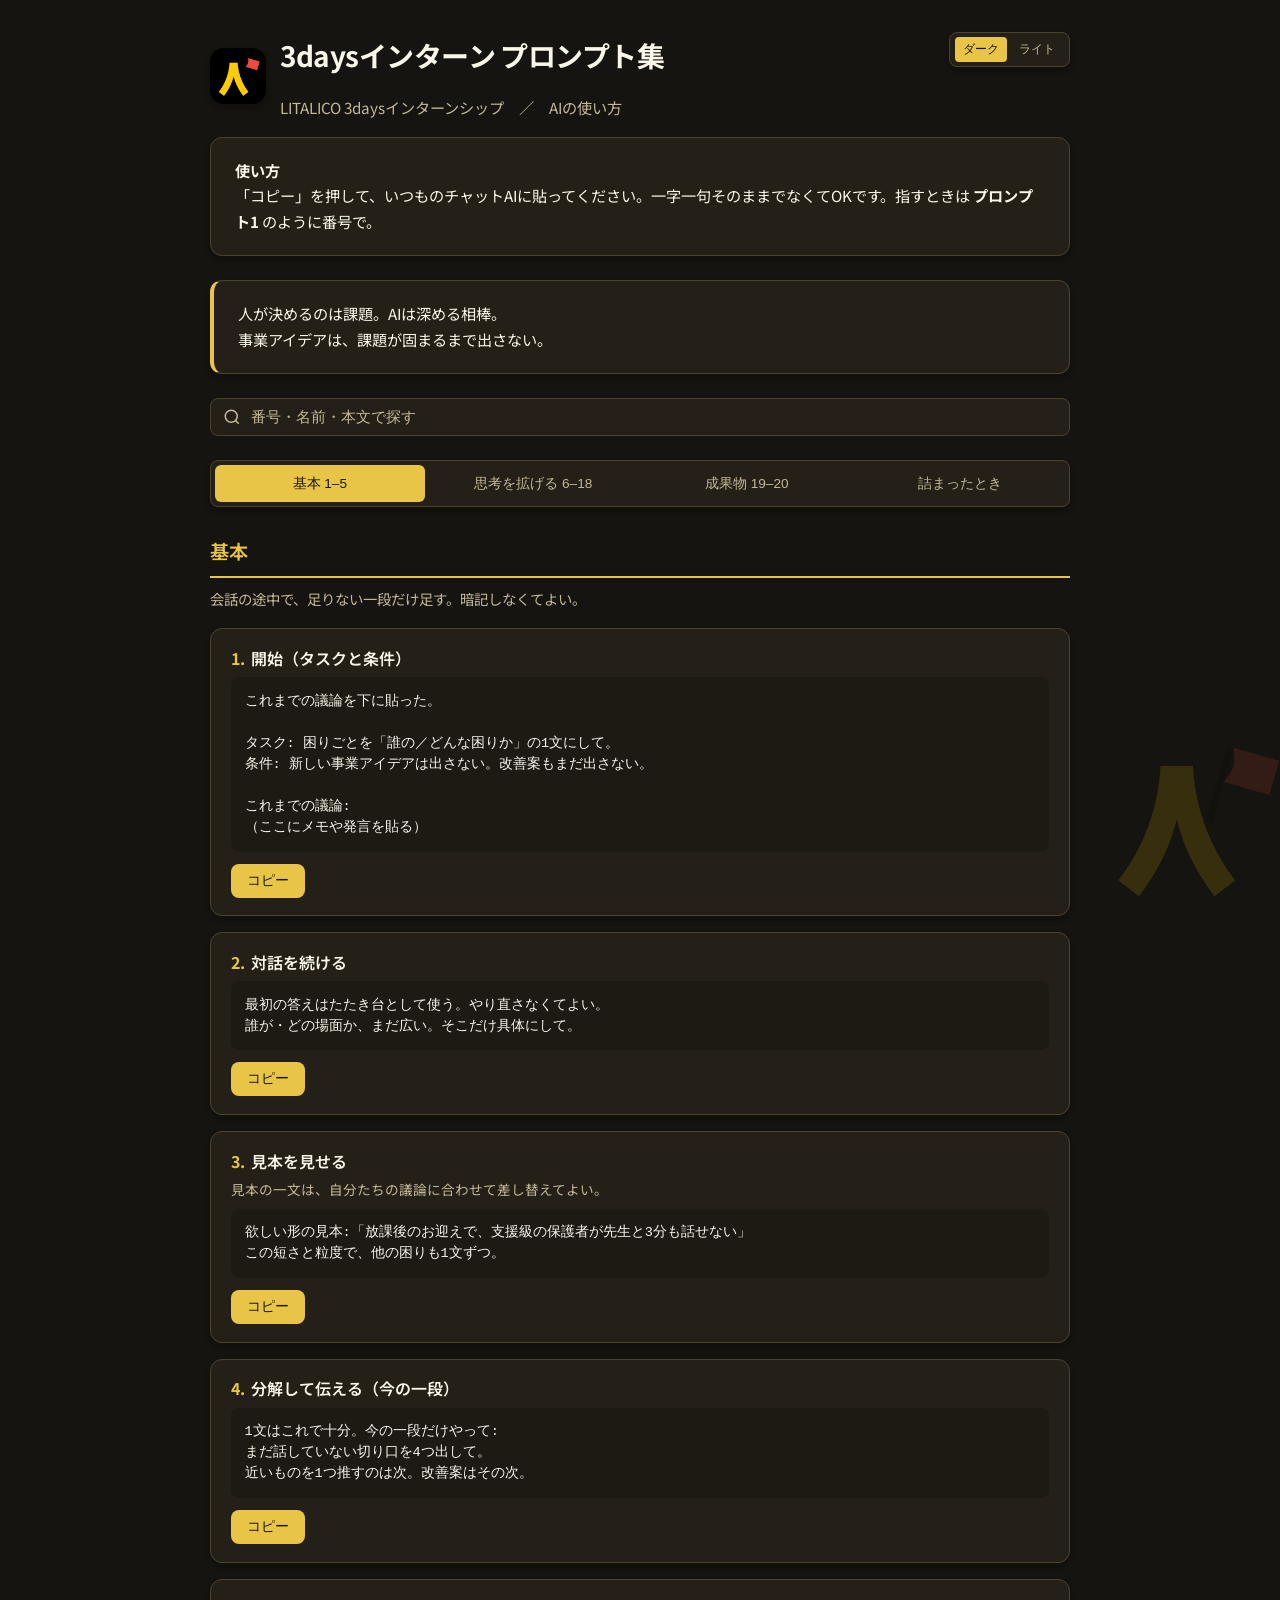
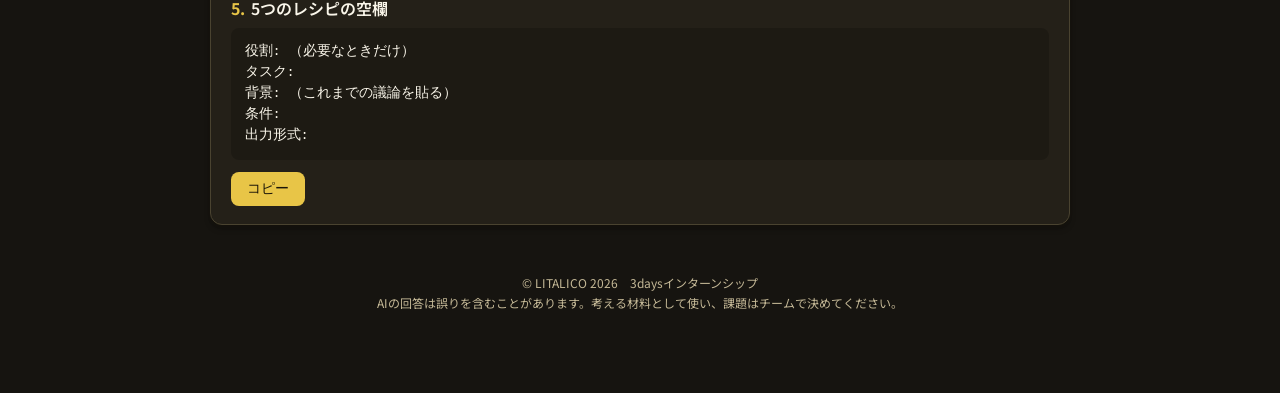
<file: index.html>
<!DOCTYPE html>
<html lang="ja">
<head>
  <meta charset="UTF-8">
  <meta name="viewport" content="width=device-width, initial-scale=1">
  <title>LITALICO 3daysインターン プロンプト集</title>
  <link rel="icon" href="img/mark.png" type="image/png">
  <link rel="apple-touch-icon" href="img/mark.png">
  <link rel="preconnect" href="https://fonts.googleapis.com">
  <link rel="preconnect" href="https://fonts.gstatic.com" crossorigin>
  <link href="https://fonts.googleapis.com/css2?family=Noto+Sans+JP:wght@400;500;600;700&display=swap" rel="stylesheet">
  <style>
    :root {
      --bg: #161410;
      --bg-card: #242018;
      --bg-card-hover: #3a3426;
      --border: #4a4330;
      --primary: #e8c547;
      --primary-hover: #f0d36a;
      --text: #faf6ea;
      --muted: #c4b896;
      --accent: #f5e4a8;
      --success: #7eb89a;
      --btn-text: #1a1508;
      --radius: 12px;
      --radius-sm: 8px;
      --shadow: 0 4px 6px -1px rgba(0,0,0,0.35), 0 2px 4px -2px rgba(80,64,16,0.25);
      --shadow-lg: 0 10px 15px -3px rgba(0,0,0,0.35), 0 4px 6px -4px rgba(80,64,16,0.25);
    }
    body.theme-light {
      --bg: #faf6ea;
      --bg-card: #ffffff;
      --bg-card-hover: #f5edd0;
      --border: #eadcb0;
      --primary: #d4b03a;
      --primary-hover: #c09c28;
      --text: #2a2410;
      --muted: #7a7048;
      --accent: #e8d48a;
      --success: #3d8f6e;
      --btn-text: #1a1508;
      --prompt-bg: #f5edd0;
      --shadow: 0 1px 3px rgba(212,176,58,0.18), 0 1px 2px rgba(0,0,0,0.06);
      --shadow-lg: 0 4px 6px -1px rgba(212,176,58,0.2), 0 2px 4px -2px rgba(0,0,0,0.08);
    }
    * { box-sizing: border-box; }
    body {
      font-family: "Noto Sans JP", "Hiragino Sans", "Hiragino Kaku Gothic ProN", Meiryo, sans-serif;
      background: var(--bg);
      color: var(--text);
      line-height: 1.7;
      margin: 0;
      padding: 2rem 1rem 5rem;
      min-height: 100vh;
    }
    .container { max-width: 860px; margin: 0 auto; }
    h1 { font-size: 1.75rem; font-weight: 700; margin-bottom: 0.5rem; letter-spacing: -0.02em; }
    .subtitle { color: var(--muted); font-size: 0.95rem; margin-bottom: 0; }
    .intro, .notice {
      background: var(--bg-card);
      border: 1px solid var(--border);
      border-radius: var(--radius);
      padding: 1.25rem 1.5rem;
      margin-bottom: 1.5rem;
      font-size: 0.95rem;
      box-shadow: var(--shadow);
    }
    .notice { border-left: 4px solid var(--primary); }
    .brand {
      display: flex;
      align-items: center;
      gap: 0.85rem;
      min-width: 0;
    }
    .brand-mark {
      width: 56px;
      height: 56px;
      border-radius: 14px;
      object-fit: cover;
      flex-shrink: 0;
      box-shadow: var(--shadow);
      background: #000;
    }
    .ashirai {
      position: fixed;
      right: -24px;
      bottom: -28px;
      width: 220px;
      height: 220px;
      opacity: 0.14;
      pointer-events: none;
      z-index: 0;
      object-fit: contain;
    }
    body.theme-light .ashirai { opacity: 0.1; }
    .container { position: relative; z-index: 1; }
    h2 {
      font-size: 1.2rem;
      font-weight: 600;
      margin: 0 0 1rem;
      padding-top: 0.25rem;
      color: var(--primary);
      border-bottom: 2px solid var(--primary);
      padding-bottom: 0.5rem;
    }
    .lede { color: var(--muted); font-size: 0.9rem; margin: -0.4rem 0 1rem; }
    .page-header {
      display: flex;
      justify-content: space-between;
      align-items: flex-start;
      gap: 1rem;
      margin-bottom: 1rem;
    }
    .page-header h1 { margin: 0; }
    .top-controls {
      display: flex;
      align-items: center;
      gap: 0.5rem;
      flex-shrink: 0;
    }
    .theme-toggle {
      display: flex;
      gap: 0.25rem;
      padding: 0.25rem 0.35rem;
      background: var(--bg-card);
      border: 1px solid var(--border);
      border-radius: var(--radius-sm);
      box-shadow: var(--shadow);
    }
    .theme-toggle button {
      display: inline-flex;
      align-items: center;
      gap: 0.35rem;
      padding: 0.25rem 0.5rem;
      border: none;
      border-radius: 4px;
      background: transparent;
      color: var(--muted);
      font-size: 0.75rem;
      cursor: pointer;
      transition: all 0.2s;
    }
    .theme-toggle button:hover { color: var(--text); background: var(--bg-card-hover); }
    .theme-toggle button.active { background: var(--primary); color: var(--btn-text); font-weight: 500; }
    .prompt-block {
      background: var(--bg-card);
      border: 1px solid var(--border);
      border-radius: var(--radius);
      padding: 1.1rem 1.25rem;
      margin-bottom: 1rem;
      box-shadow: var(--shadow);
    }
    .prompt-block:hover { border-color: var(--primary); box-shadow: var(--shadow-lg); }
    .prompt-title { font-weight: 600; margin-bottom: 0.35rem; font-size: 1rem; line-height: 1.4; }
    .prompt-num { font-weight: 700; color: var(--primary); margin-right: 0.35rem; }
    .prompt-note { color: var(--muted); font-size: 0.85rem; margin: 0 0 0.5rem; }
    .prompt-text {
      white-space: pre-wrap;
      font-family: "Consolas", "Monaco", "SF Mono", monospace;
      font-size: 0.85rem;
      background: var(--prompt-bg, rgba(0,0,0,0.2));
      padding: 0.85rem;
      border-radius: var(--radius-sm);
      margin: 0.5rem 0;
      overflow-x: auto;
      color: var(--text);
      line-height: 1.55;
    }
    .copy-btn {
      display: inline-flex;
      align-items: center;
      gap: 0.35rem;
      background: var(--primary);
      color: var(--btn-text) !important;
      border: none;
      padding: 0.5rem 1rem;
      border-radius: var(--radius-sm);
      font-size: 0.85rem;
      font-weight: 500;
      cursor: pointer;
      margin-top: 0.25rem;
      transition: all 0.2s;
    }
    .copy-btn:hover { background: var(--primary-hover); transform: translateY(-1px); }
    .copy-btn.copied { background: var(--success); }
    .stuck-list { list-style: none; padding: 0; margin: 0; }
    .stuck-list li {
      background: var(--bg-card);
      border: 1px solid var(--border);
      border-radius: var(--radius);
      padding: 1rem 1.25rem;
      margin-bottom: 0.75rem;
      box-shadow: var(--shadow);
    }
    .stuck-when { font-weight: 600; margin-bottom: 0.4rem; }
    .stuck-list .prompt-text { margin-top: 0.4rem; }
    footer { margin-top: 3rem; font-size: 0.75rem; color: var(--muted); text-align: center; }
    .tab-nav {
      display: flex;
      gap: 0.25rem;
      margin-bottom: 1.5rem;
      padding: 0.25rem;
      background: var(--bg-card);
      border-radius: var(--radius-sm);
      box-shadow: var(--shadow);
      border: 1px solid var(--border);
    }
    .tab-nav button {
      flex: 1;
      padding: 0.6rem 0.7rem;
      border: none;
      border-radius: 6px;
      background: transparent;
      color: var(--muted);
      font-size: 0.85rem;
      font-weight: 500;
      cursor: pointer;
      transition: all 0.2s;
    }
    .tab-nav button:hover { color: var(--text); background: var(--bg-card-hover); }
    .tab-nav button.active { background: var(--primary); color: var(--btn-text); }
    .tab-panel { display: none; }
    .tab-panel.active { display: block; }
    .search-bar { margin-bottom: 1.5rem; }
    .search-bar input {
      width: 100%;
      padding: 0.6rem 1rem 0.6rem 2.5rem;
      font-size: 0.95rem;
      border: 1px solid var(--border);
      border-radius: var(--radius-sm);
      background: var(--bg-card);
      color: var(--text);
      background-image: url("data:image/svg+xml,%3Csvg xmlns='http://www.w3.org/2000/svg' width='18' height='18' viewBox='0 0 24 24' fill='none' stroke='%23c4b896' stroke-width='2'%3E%3Ccircle cx='11' cy='11' r='8'/%3E%3Cpath d='m21 21-4.35-4.35'/%3E%3C/svg%3E");
      background-repeat: no-repeat;
      background-position: 0.75rem center;
    }
    .search-bar input::placeholder { color: var(--muted); }
    .search-bar input:focus { outline: none; border-color: var(--primary); }
    .prompt-block.search-hidden, .stuck-list li.search-hidden { display: none !important; }
    @media (max-width: 640px) {
      .page-header { flex-direction: column; align-items: stretch; }
      .top-controls { justify-content: flex-end; }
      .tab-nav { flex-wrap: wrap; }
      .tab-nav button { flex: 1 1 45%; }
      .brand-mark { width: 48px; height: 48px; border-radius: 12px; }
      .ashirai { width: 150px; height: 150px; }
    }
  </style>
</head>
<body>
  <img class="ashirai" src="img/mark.png" alt="" aria-hidden="true">
  <div class="container">
    <header class="page-header">
      <div class="brand">
        <img class="brand-mark" src="img/mark.png" width="56" height="56" alt="">
        <div>
          <h1>3daysインターン プロンプト集</h1>
          <p class="subtitle">LITALICO 3daysインターンシップ　／　AIの使い方</p>
        </div>
      </div>
      <div class="top-controls">
        <div class="theme-toggle" role="group" aria-label="配色">
          <button type="button" id="theme-dark" class="active" aria-pressed="true">ダーク</button>
          <button type="button" id="theme-light" aria-pressed="false">ライト</button>
        </div>
      </div>
    </header>

    <div class="intro">
      <strong>使い方</strong><br>
      「コピー」を押して、いつものチャットAIに貼ってください。一字一句そのままでなくてOKです。指すときは <strong>プロンプト1</strong> のように番号で。
    </div>
    <div class="notice">
      人が決めるのは課題。AIは深める相棒。<br>
      事業アイデアは、課題が固まるまで出さない。
    </div>

    <div class="search-bar">
      <input id="search-input" type="search" placeholder="番号・名前・本文で探す" autocomplete="off">
    </div>

    <nav class="tab-nav" role="tablist">
      <button type="button" id="tab-basic" class="active" role="tab" aria-selected="true">基本 1–5</button>
      <button type="button" id="tab-think" role="tab" aria-selected="false">思考を拡げる 6–18</button>
      <button type="button" id="tab-output" role="tab" aria-selected="false">成果物 19–20</button>
      <button type="button" id="tab-stuck" role="tab" aria-selected="false">詰まったとき</button>
    </nav>

    <section id="panel-basic" class="tab-panel active" role="tabpanel">
      <h2>基本</h2>
      <p class="lede">会話の途中で、足りない一段だけ足す。暗記しなくてよい。</p>

      <article class="prompt-block">
        <div class="prompt-title"><span class="prompt-num">1.</span>開始（タスクと条件）</div>
        <pre class="prompt-text" data-prompt="1">これまでの議論を下に貼った。

タスク: 困りごとを「誰の／どんな困りか」の1文にして。
条件: 新しい事業アイデアは出さない。改善案もまだ出さない。

これまでの議論:
（ここにメモや発言を貼る）</pre>
        <button type="button" class="copy-btn" data-copy="1">コピー</button>
      </article>

      <article class="prompt-block">
        <div class="prompt-title"><span class="prompt-num">2.</span>対話を続ける</div>
        <pre class="prompt-text" data-prompt="2">最初の答えはたたき台として使う。やり直さなくてよい。
誰が・どの場面か、まだ広い。そこだけ具体にして。</pre>
        <button type="button" class="copy-btn" data-copy="2">コピー</button>
      </article>

      <article class="prompt-block">
        <div class="prompt-title"><span class="prompt-num">3.</span>見本を見せる</div>
        <p class="prompt-note">見本の一文は、自分たちの議論に合わせて差し替えてよい。</p>
        <pre class="prompt-text" data-prompt="3">欲しい形の見本:「放課後のお迎えで、支援級の保護者が先生と3分も話せない」
この短さと粒度で、他の困りも1文ずつ。</pre>
        <button type="button" class="copy-btn" data-copy="3">コピー</button>
      </article>

      <article class="prompt-block">
        <div class="prompt-title"><span class="prompt-num">4.</span>分解して伝える（今の一段）</div>
        <pre class="prompt-text" data-prompt="4">1文はこれで十分。今の一段だけやって:
まだ話していない切り口を4つ出して。
近いものを1つ推すのは次。改善案はその次。</pre>
        <button type="button" class="copy-btn" data-copy="4">コピー</button>
      </article>

      <article class="prompt-block">
        <div class="prompt-title"><span class="prompt-num">5.</span>5つのレシピの空欄</div>
        <pre class="prompt-text" data-prompt="5">役割: （必要なときだけ）
タスク:
背景: （これまでの議論を貼る）
条件:
出力形式:</pre>
        <button type="button" class="copy-btn" data-copy="5">コピー</button>
      </article>
    </section>

    <section id="panel-think" class="tab-panel" role="tabpanel">
      <h2>思考を拡げる（①）</h2>
      <p class="lede">今ほしい一段だけ。全部使わなくてよい。会話の途中で、1行足すのでもよい。</p>

      <article class="prompt-block">
        <div class="prompt-title"><span class="prompt-num">6.</span>切り口を広げる（①-A）</div>
        <p class="prompt-note">視点を広げる。まだ話していない切り口を出す。</p>
        <pre class="prompt-text" data-prompt="6">これまでの議論:
（ここにメモや発言を貼る）

お願い:
1. 出てきた困りごとを、「誰の、どんな困りか」の1文に書き換えて
2. まだ話していない切り口を4つ出して
3. どれが今日の議論と一番近いか、根拠つきで1つ推して
ただし、新しい事業アイデアはまだ出さないで</pre>
        <button type="button" class="copy-btn" data-copy="6">コピー</button>
      </article>

      <article class="prompt-block">
        <div class="prompt-title"><span class="prompt-num">7.</span>視点を変える</div>
        <p class="prompt-note">同じ困りを、賛成と反対から見る。</p>
        <pre class="prompt-text" data-prompt="7">この課題仮説について、賛成側と反対側、それぞれの視点から1文ずつ。
事業アイデアは出さないで。</pre>
        <button type="button" class="copy-btn" data-copy="7">コピー</button>
      </article>

      <article class="prompt-block">
        <div class="prompt-title"><span class="prompt-num">8.</span>立場を変える</div>
        <p class="prompt-note">役割は、自分たちの議論に合わせて差し替えてよい。</p>
        <pre class="prompt-text" data-prompt="8">この困りを、「役割A」の視点と「役割B」の視点、2つの立場から1文ずつ。
例: 保護者と先生、本人と家族。事業アイデアは出さないで。</pre>
        <button type="button" class="copy-btn" data-copy="8">コピー</button>
      </article>

      <article class="prompt-block">
        <div class="prompt-title"><span class="prompt-num">9.</span>漏れとダブりを見る</div>
        <p class="prompt-note">切り口を出したあと。近いものはまとめる。</p>
        <pre class="prompt-text" data-prompt="9">今出した切り口は、モレなくダブりなくなっているか確認して。
漏れがあれば指摘して、1つ補って。事業アイデアは出さないで。</pre>
        <button type="button" class="copy-btn" data-copy="9">コピー</button>
      </article>

      <article class="prompt-block">
        <div class="prompt-title"><span class="prompt-num">10.</span>一段深く聞く</div>
        <p class="prompt-note">1文はできたが、まだ薄いとき。</p>
        <pre class="prompt-text" data-prompt="10">今の困りについて、重要な点をさらに掘り下げて。
見落としている細部やニュアンスも。事業アイデアは出さないで。</pre>
        <button type="button" class="copy-btn" data-copy="10">コピー</button>
      </article>

      <article class="prompt-block">
        <div class="prompt-title"><span class="prompt-num">11.</span>自分たちの案を疑う（①-B）</div>
        <p class="prompt-note">弱点を先に指摘する。改善案は、指摘のあと。</p>
        <pre class="prompt-text" data-prompt="11">いまの課題仮説: （1〜3行）

次の観点で弱点を指摘して。改善案は、指摘のあと別項で。
- 誰の困りかがぼやけていないか
- 検証できない前提はどれか</pre>
        <button type="button" class="copy-btn" data-copy="11">コピー</button>
      </article>

      <article class="prompt-block">
        <div class="prompt-title"><span class="prompt-num">12.</span>前提を洗い出す</div>
        <p class="prompt-note">一般論に見え始めたとき。通用する範囲を先に出す。</p>
        <pre class="prompt-text" data-prompt="12">この回答が成立するために、暗黙の前提となっている条件や、適用範囲の限界があれば指摘して。
事業アイデアは出さないで。</pre>
        <button type="button" class="copy-btn" data-copy="12">コピー</button>
      </article>

      <article class="prompt-block">
        <div class="prompt-title"><span class="prompt-num">13.</span>自分の答えにツッコミを入れる</div>
        <p class="prompt-note">自分たちの仮説に、あえて反論する。</p>
        <pre class="prompt-text" data-prompt="13">自分の回答に反論するつもりで考えて。間違いや論理の欠陥があれば指摘して。
改善は、指摘のあと。事業アイデアは出さないで。</pre>
        <button type="button" class="copy-btn" data-copy="13">コピー</button>
      </article>

      <article class="prompt-block">
        <div class="prompt-title"><span class="prompt-num">14.</span>自己採点させる</div>
        <p class="prompt-note">頼んだことに対して、足りない項目だけ直させる。</p>
        <pre class="prompt-text" data-prompt="14">先の回答を、頼んだことごとに0〜5点で自己評価して。
足りない項目があれば、そこだけ直して。事業アイデアは足さないで。</pre>
        <button type="button" class="copy-btn" data-copy="14">コピー</button>
      </article>

      <article class="prompt-block">
        <div class="prompt-title"><span class="prompt-num">15.</span>メタプロンプト（①-C）</div>
        <p class="prompt-note">成果物ではなく、お願いの仕方をAIに考えさせる。</p>
        <pre class="prompt-text" data-prompt="15">課題の解像度を上げるためのプロンプトを作って。
事業アイデアはまだ出さないで。</pre>
        <button type="button" class="copy-btn" data-copy="15">コピー</button>
      </article>

      <article class="prompt-block">
        <div class="prompt-title"><span class="prompt-num">16.</span>逆質問（①-C）</div>
        <p class="prompt-note">仕様の穴を埋める。AIから人間に質問させる。</p>
        <pre class="prompt-text" data-prompt="16">タスクの完成度を高めるために、ユーザーに聞くべきことがあれば質問して。
1問ずつ待って。</pre>
        <button type="button" class="copy-btn" data-copy="16">コピー</button>
      </article>

      <article class="prompt-block">
        <div class="prompt-title"><span class="prompt-num">17.</span>決める問いを先に聞く（①-C）</div>
        <p class="prompt-note">事業案の前に、次の30分で決める順を出させる。体験では2問で止めてよい。</p>
        <pre class="prompt-text" data-prompt="17">今の議論を、事業アイデアに落とす前に、課題の解像度を上げたい。
次の30分で決めるべき問いを、重要な順に5つ質問して。
1問ずつ待って。私たちが答えたら次の問いに進んで。</pre>
        <button type="button" class="copy-btn" data-copy="17">コピー</button>
      </article>

      <article class="prompt-block">
        <div class="prompt-title"><span class="prompt-num">18.</span>自分の言葉にする</div>
        <pre class="prompt-text" data-prompt="18">この課題仮説を、チームの仲間に30秒で説明するなら、どう言う？
私の言葉で言い直せるように、短い原稿を1つ出して。
専門用語は使わない。事業アイデアは入れない。</pre>
        <button type="button" class="copy-btn" data-copy="18">コピー</button>
      </article>
    </section>

    <section id="panel-output" class="tab-panel" role="tabpanel">
      <h2>成果物をまとめる（②）</h2>
      <p class="lede">骨子が言えてから渡す。見た目はスキルが担う。自分でデザインを磨かない。</p>

      <article class="prompt-block">
        <div class="prompt-title"><span class="prompt-num">19.</span>根拠を出す</div>
        <p class="prompt-note">事実が薄いとき。ないものは「ない」でよい。</p>
        <pre class="prompt-text" data-prompt="19">今の説明を支持する数値や調査結果があれば出して。出典も。
ないものは「ない」と書いて。まだ事業案は出さないで。</pre>
        <button type="button" class="copy-btn" data-copy="19">コピー</button>
      </article>

      <article class="prompt-block">
        <div class="prompt-title"><span class="prompt-num">20.</span>スキルを呼ぶ</div>
        <p class="prompt-note">呼び方は /litalico-presentation でもよい。スキルが先に項目を聞いてくる。生の議論メモのまま投げない。</p>
        <pre class="prompt-text" data-prompt="20">最終プレゼン資料を作って。

骨子:
- 課題:
- 論理:
- 伝えたいこと:</pre>
        <button type="button" class="copy-btn" data-copy="20">コピー</button>
      </article>
    </section>

    <section id="panel-stuck" class="tab-panel" role="tabpanel">
      <h2>詰まったとき</h2>
      <ul class="stuck-list">
        <li>
          <div class="stuck-when">出力が長い</div>
          <pre class="prompt-text" data-prompt="21">今のを半分の長さにして。今ほしい一段だけ</pre>
          <button type="button" class="copy-btn" data-copy="21">コピー</button>
        </li>
        <li>
          <div class="stuck-when">浅い・一般論</div>
          <p class="prompt-note">プロンプト10 一段深く聞く、または プロンプト12 前提を洗い出す</p>
        </li>
        <li>
          <div class="stuck-when">事業案ばかり</div>
          <pre class="prompt-text" data-prompt="22">新しい事業アイデアはまだ出さないで。課題の切り口だけ</pre>
          <button type="button" class="copy-btn" data-copy="22">コピー</button>
        </li>
        <li>
          <div class="stuck-when">一発で終わった</div>
          <p class="prompt-note">プロンプト2 に続けて、プロンプト14 自己採点</p>
        </li>
        <li>
          <div class="stuck-when">何を頼むかわからない</div>
          <p class="prompt-note">プロンプト16 逆質問、または プロンプト17 決める問いを先に聞く</p>
        </li>
        <li>
          <div class="stuck-when">スライドを作り始めた</div>
          <pre class="prompt-text" data-prompt="23">見た目はまだ。骨子（課題と論理）だけ言って</pre>
          <button type="button" class="copy-btn" data-copy="23">コピー</button>
        </li>
        <li>
          <div class="stuck-when">似た切り口ばかり</div>
          <p class="prompt-note">プロンプト7 視点を変える、または プロンプト9 漏れとダブり</p>
        </li>
        <li>
          <div class="stuck-when">意味が追えない</div>
          <pre class="prompt-text" data-prompt="24">これってどういうこと？ 中学生にも分かる言葉で</pre>
          <button type="button" class="copy-btn" data-copy="24">コピー</button>
        </li>
      </ul>
    </section>

    <footer>
      © LITALICO 2026　3daysインターンシップ<br>
      AIの回答は誤りを含むことがあります。考える材料として使い、課題はチームで決めてください。
    </footer>
  </div>

  <script>
    (function() {
      var THEME_KEY = '3days-intern-theme';
      var TAB_KEY = '3days-intern-tab';
      var btnThemeDark = document.getElementById('theme-dark');
      var btnThemeLight = document.getElementById('theme-light');
      var tabs = document.querySelectorAll('.tab-nav button');
      var panels = document.querySelectorAll('.tab-panel');
      var tabIds = ['basic', 'think', 'output', 'stuck'];

      function setTheme(mode) {
        var isLight = mode === 'light';
        document.body.classList.toggle('theme-light', isLight);
        btnThemeDark.classList.toggle('active', !isLight);
        btnThemeLight.classList.toggle('active', isLight);
        btnThemeDark.setAttribute('aria-pressed', !isLight);
        btnThemeLight.setAttribute('aria-pressed', isLight);
        try { localStorage.setItem(THEME_KEY, mode); } catch (e) {}
      }

      function setTab(id) {
        tabs.forEach(function(t) {
          var isActive = t.id === 'tab-' + id;
          t.classList.toggle('active', isActive);
          t.setAttribute('aria-selected', isActive);
        });
        panels.forEach(function(p) {
          p.classList.toggle('active', p.id === 'panel-' + id);
        });
        try { localStorage.setItem(TAB_KEY, id); } catch (e) {}
      }

      function filterSearch() {
        var q = (document.getElementById('search-input').value || '').trim().toLowerCase();
        var activePanel = document.querySelector('.tab-panel.active');
        if (!activePanel) return;
        var blocks = activePanel.querySelectorAll('.prompt-block, .stuck-list li');
        blocks.forEach(function(b) {
          var title = (b.querySelector('.prompt-title, .stuck-when') || {}).textContent || '';
          var note = (b.querySelector('.prompt-note') || {}).textContent || '';
          var text = (b.querySelector('.prompt-text') || {}).textContent || '';
          var match = !q || (title + note + text).toLowerCase().indexOf(q) >= 0;
          b.classList.toggle('search-hidden', !match);
        });
      }

      btnThemeDark.addEventListener('click', function() { setTheme('dark'); });
      btnThemeLight.addEventListener('click', function() { setTheme('light'); });
      tabs.forEach(function(t) {
        t.addEventListener('click', function() {
          setTab(t.id.replace('tab-', ''));
          setTimeout(filterSearch, 0);
        });
      });
      document.getElementById('search-input').addEventListener('input', filterSearch);

      var savedTheme = localStorage.getItem(THEME_KEY);
      if (savedTheme === 'light') setTheme('light');
      var savedTab = localStorage.getItem(TAB_KEY);
      if (savedTab && tabIds.indexOf(savedTab) >= 0) setTab(savedTab);
    })();

    document.querySelectorAll('.copy-btn').forEach(function(btn) {
      btn.addEventListener('click', function() {
        var id = this.getAttribute('data-copy');
        var pre = document.querySelector('.prompt-text[data-prompt="' + id + '"]');
        var text = pre ? pre.textContent : '';
        navigator.clipboard.writeText(text).then(function() {
          btn.textContent = 'コピーしました';
          btn.classList.add('copied');
          setTimeout(function() {
            btn.textContent = 'コピー';
            btn.classList.remove('copied');
          }, 2000);
        });
      });
    });
  </script>
</body>
</html>
</file>
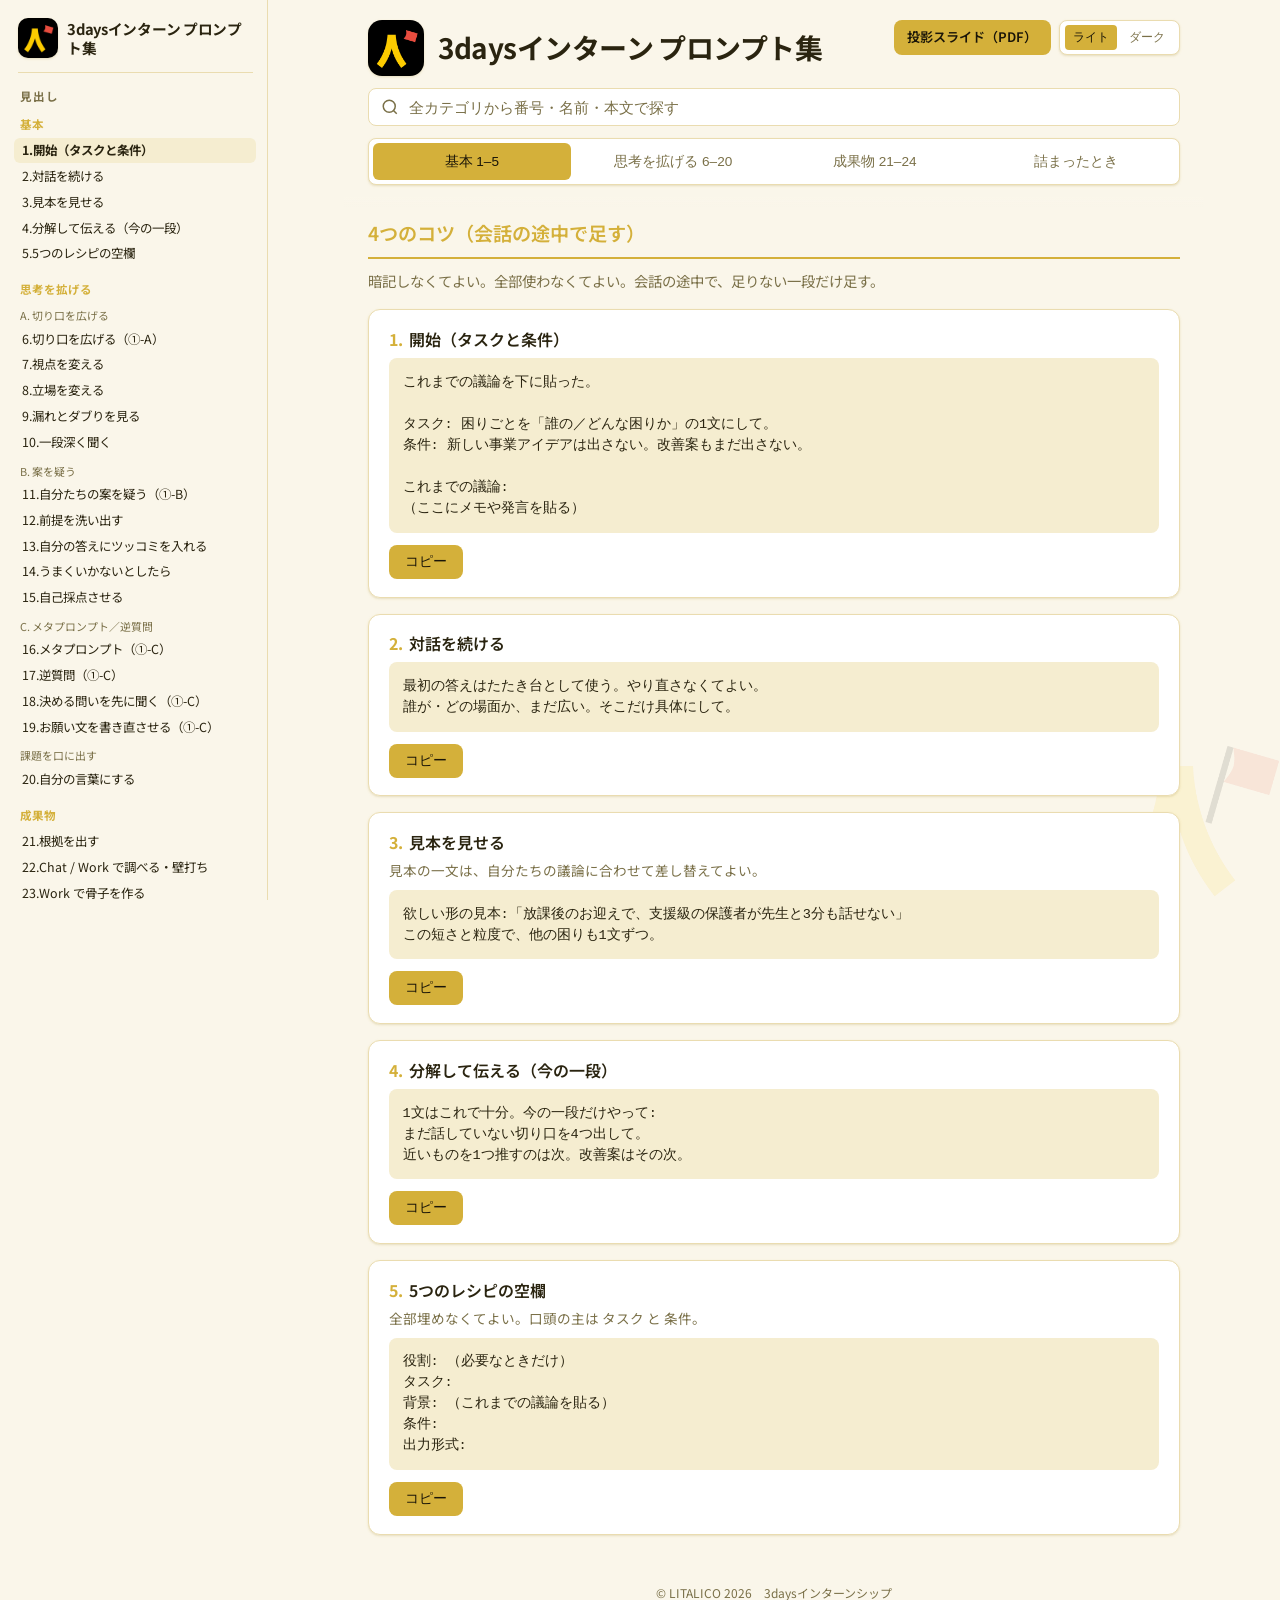
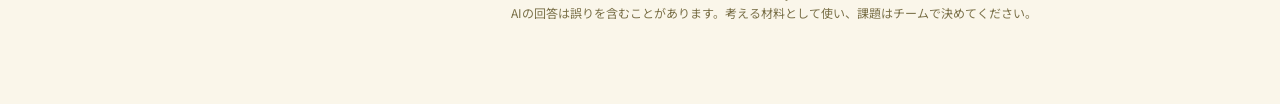
<file: docs/index.html>
<!DOCTYPE html>
<html lang="ja">
<head>
  <meta charset="UTF-8">
  <meta name="viewport" content="width=device-width, initial-scale=1">
  <title>LITALICO 3daysインターン プロンプト集</title>
  <link rel="icon" href="assets/img/mark.png" type="image/png">
  <link rel="apple-touch-icon" href="assets/img/mark.png">
  <link rel="preconnect" href="https://fonts.googleapis.com">
  <link rel="preconnect" href="https://fonts.gstatic.com" crossorigin>
  <link href="https://fonts.googleapis.com/css2?family=Noto+Sans+JP:wght@400;500;600;700&display=swap" rel="stylesheet">
  <link rel="stylesheet" href="assets/css/style.css?v=20260906g">
</head>
<body>
  <div class="toc-backdrop" id="toc-backdrop" hidden></div>
  <div class="page-shell">
    <nav class="toc" id="toc" aria-label="プロンプト見出し">
      <div class="toc-brand">
        <img class="toc-brand-mark" src="assets/img/mark.png" width="40" height="40" alt="">
        <div class="toc-brand-title">3daysインターン プロンプト集</div>
      </div>
      <div class="toc-head">見出し</div>
      <div id="toc-list"></div>
    </nav>
    <div class="container">
    <div class="sticky-chrome">
    <header class="page-header">
      <div class="brand">
        <img class="brand-mark" src="assets/img/mark.png" width="56" height="56" alt="">
        <div>
          <h1>3daysインターン プロンプト集</h1>
        </div>
      </div>
      <div class="top-controls">
        <a class="slides-link" href="3days-intern-ai-slides.pdf">投影スライド（PDF）</a>
        <div class="theme-toggle" role="group" aria-label="配色">
          <button type="button" id="theme-light" class="active" aria-pressed="true">ライト</button>
          <button type="button" id="theme-dark" aria-pressed="false">ダーク</button>
        </div>
        <button type="button" id="toc-toggle" class="toc-toggle" aria-controls="toc" aria-expanded="false">見出し</button>
      </div>
    </header>

    <div class="search-bar">
      <input id="search-input" type="search" placeholder="全カテゴリから番号・名前・本文で探す" autocomplete="off">
    </div>

    <nav class="tab-nav" role="tablist">
      <button type="button" id="tab-basic" class="active" role="tab" aria-selected="true">基本 1–5</button>
      <button type="button" id="tab-think" role="tab" aria-selected="false">思考を拡げる 6–20</button>
      <button type="button" id="tab-output" role="tab" aria-selected="false">成果物 21–24</button>
      <button type="button" id="tab-stuck" role="tab" aria-selected="false">詰まったとき</button>
    </nav>
    </div>

    <section id="panel-basic" class="tab-panel active" role="tabpanel">
      <h2>4つのコツ（会話の途中で足す）</h2>
      <p class="lede">暗記しなくてよい。全部使わなくてよい。会話の途中で、足りない一段だけ足す。</p>

      <article class="prompt-block">
        <div class="prompt-title"><span class="prompt-num">1.</span>開始（タスクと条件）</div>
        <pre class="prompt-text" data-prompt="1">これまでの議論を下に貼った。

タスク: 困りごとを「誰の／どんな困りか」の1文にして。
条件: 新しい事業アイデアは出さない。改善案もまだ出さない。

これまでの議論:
（ここにメモや発言を貼る）</pre>
        <button type="button" class="copy-btn" data-copy="1">コピー</button>
      </article>

      <article class="prompt-block">
        <div class="prompt-title"><span class="prompt-num">2.</span>対話を続ける</div>
        <pre class="prompt-text" data-prompt="2">最初の答えはたたき台として使う。やり直さなくてよい。
誰が・どの場面か、まだ広い。そこだけ具体にして。</pre>
        <button type="button" class="copy-btn" data-copy="2">コピー</button>
      </article>

      <article class="prompt-block">
        <div class="prompt-title"><span class="prompt-num">3.</span>見本を見せる</div>
        <p class="prompt-note">見本の一文は、自分たちの議論に合わせて差し替えてよい。</p>
        <pre class="prompt-text" data-prompt="3">欲しい形の見本:「放課後のお迎えで、支援級の保護者が先生と3分も話せない」
この短さと粒度で、他の困りも1文ずつ。</pre>
        <button type="button" class="copy-btn" data-copy="3">コピー</button>
      </article>

      <article class="prompt-block">
        <div class="prompt-title"><span class="prompt-num">4.</span>分解して伝える（今の一段）</div>
        <pre class="prompt-text" data-prompt="4">1文はこれで十分。今の一段だけやって:
まだ話していない切り口を4つ出して。
近いものを1つ推すのは次。改善案はその次。</pre>
        <button type="button" class="copy-btn" data-copy="4">コピー</button>
      </article>

      <article class="prompt-block">
        <div class="prompt-title"><span class="prompt-num">5.</span>5つのレシピの空欄</div>
        <p class="prompt-note">全部埋めなくてよい。口頭の主は タスク と 条件。</p>
        <pre class="prompt-text" data-prompt="5">役割: （必要なときだけ）
タスク:
背景: （これまでの議論を貼る）
条件:
出力形式:</pre>
        <button type="button" class="copy-btn" data-copy="5">コピー</button>
      </article>
    </section>

    <section id="panel-think" class="tab-panel" role="tabpanel">
      <h2>① 思考を拡げる</h2>
      <p class="lede">今ほしい一段だけ。全部使わなくてよい。<strong>太字が投影と同じ本丸。</strong> その下は、同じ趣旨で一段足すとき用。</p>

      <h3 class="group-title">A. 切り口を広げる</h3>
      <p class="lede">視点を広げる。まだ話していない切り口を出す。事業アイデアは出さない。</p>

      <article class="prompt-block">
        <div class="prompt-title"><span class="prompt-num">6.</span>切り口を広げる（①-A）【投影と同じ】</div>
        <pre class="prompt-text" data-prompt="6">これまでの議論:
（ここにメモや発言を貼る）

お願い:
1. 出てきた困りごとを、「誰の、どんな困りか」の1文に書き換えて
2. まだ話していない切り口を4つ出して
3. どれが今日の議論と一番近いか、根拠つきで1つ推して
ただし、新しい事業アイデアはまだ出さないで</pre>
        <button type="button" class="copy-btn" data-copy="6">コピー</button>
      </article>

      <article class="prompt-block">
        <div class="prompt-title"><span class="prompt-num">7.</span>視点を変える</div>
        <p class="prompt-note">同じ困りを、賛成と反対から見る。似た切り口ばかりのときに。</p>
        <pre class="prompt-text" data-prompt="7">この課題仮説について、賛成側と反対側、それぞれの視点から1文ずつ。
事業アイデアは出さないで。</pre>
        <button type="button" class="copy-btn" data-copy="7">コピー</button>
      </article>

      <article class="prompt-block">
        <div class="prompt-title"><span class="prompt-num">8.</span>立場を変える</div>
        <p class="prompt-note">役割は、自分たちの議論に合わせて差し替えてよい。</p>
        <pre class="prompt-text" data-prompt="8">この困りを、「役割A」の視点と「役割B」の視点、2つの立場から1文ずつ。
例: 保護者と先生、本人と家族。事業アイデアは出さないで。</pre>
        <button type="button" class="copy-btn" data-copy="8">コピー</button>
      </article>

      <article class="prompt-block">
        <div class="prompt-title"><span class="prompt-num">9.</span>漏れとダブりを見る</div>
        <p class="prompt-note">切り口を出したあと。近いものはまとめる。</p>
        <pre class="prompt-text" data-prompt="9">今出した切り口は、モレなくダブりなくなっているか確認して。
漏れがあれば指摘して、1つ補って。事業アイデアは出さないで。</pre>
        <button type="button" class="copy-btn" data-copy="9">コピー</button>
      </article>

      <article class="prompt-block">
        <div class="prompt-title"><span class="prompt-num">10.</span>一段深く聞く</div>
        <p class="prompt-note">1文はできたが、まだ薄いとき。</p>
        <pre class="prompt-text" data-prompt="10">今の困りについて、重要な点をさらに掘り下げて。
見落としている細部やニュアンスも。事業アイデアは出さないで。</pre>
        <button type="button" class="copy-btn" data-copy="10">コピー</button>
      </article>

      <h3 class="group-title">B. 案を疑う</h3>
      <p class="lede">弱点を先に指摘する。改善案は、指摘のあと。</p>

      <article class="prompt-block">
        <div class="prompt-title"><span class="prompt-num">11.</span>自分たちの案を疑う（①-B）【投影と同じ】</div>
        <pre class="prompt-text" data-prompt="11">いまの課題仮説: （1〜3行）

次の観点で弱点を指摘して。改善案は、指摘のあと別項で。
- 誰の困りかがぼやけていないか
- 検証できない前提はどれか</pre>
        <button type="button" class="copy-btn" data-copy="11">コピー</button>
      </article>

      <article class="prompt-block">
        <div class="prompt-title"><span class="prompt-num">12.</span>前提を洗い出す</div>
        <p class="prompt-note">一般論に見え始めたとき。通用する範囲を先に出す。</p>
        <pre class="prompt-text" data-prompt="12">この回答が成立するために、暗黙の前提となっている条件や、適用範囲の限界があれば指摘して。
事業アイデアは出さないで。</pre>
        <button type="button" class="copy-btn" data-copy="12">コピー</button>
      </article>

      <article class="prompt-block">
        <div class="prompt-title"><span class="prompt-num">13.</span>自分の答えにツッコミを入れる</div>
        <p class="prompt-note">自分たちの仮説に、あえて反論する。</p>
        <pre class="prompt-text" data-prompt="13">自分の回答に反論するつもりで考えて。間違いや論理の欠陥があれば指摘して。
改善は、指摘のあと。事業アイデアは出さないで。</pre>
        <button type="button" class="copy-btn" data-copy="13">コピー</button>
      </article>

      <article class="prompt-block">
        <div class="prompt-title"><span class="prompt-num">14.</span>うまくいかないとしたら</div>
        <p class="prompt-note">仮説を進めたときの穴を先に見る。改善案はまだ出さない。</p>
        <pre class="prompt-text" data-prompt="14">この課題仮説を進めたとき、うまくいかないとしたらどこか。
リスクを3つ、根拠つきで。改善案と事業アイデアはまだ出さないで。</pre>
        <button type="button" class="copy-btn" data-copy="14">コピー</button>
      </article>

      <article class="prompt-block">
        <div class="prompt-title"><span class="prompt-num">15.</span>自己採点させる</div>
        <p class="prompt-note">頼んだことに対して、足りない項目だけ直させる。</p>
        <pre class="prompt-text" data-prompt="15">先の回答を、頼んだことごとに0〜5点で自己評価して。
足りない項目があれば、そこだけ直して。事業アイデアは足さないで。</pre>
        <button type="button" class="copy-btn" data-copy="15">コピー</button>
      </article>

      <h3 class="group-title">C. メタプロンプト／逆質問</h3>
      <p class="lede">成果物ではなく、お願いの仕方をAIに考えさせる。体験は プロンプト18。質問は2問で止めてよい。</p>

      <article class="prompt-block">
        <div class="prompt-title"><span class="prompt-num">16.</span>メタプロンプト（①-C）【投影と同じ】</div>
        <p class="prompt-note">型は 「～するためのプロンプトを作って」。投影の文は、課題の解像度を上げるとき。</p>
        <pre class="prompt-text" data-prompt="16">課題の解像度を上げるためのプロンプトを作って。</pre>
        <button type="button" class="copy-btn" data-copy="16">コピー</button>
        <p class="prompt-note">目的を差し替えるとき:</p>
        <pre class="prompt-text" data-prompt="16b">（やりたいこと）するためのプロンプトを作って。</pre>
        <button type="button" class="copy-btn" data-copy="16b">コピー</button>
      </article>

      <article class="prompt-block">
        <div class="prompt-title"><span class="prompt-num">17.</span>逆質問（①-C）【投影と同じ】</div>
        <p class="prompt-note">仕様の穴を埋める。AIから人間に質問させる。</p>
        <pre class="prompt-text" data-prompt="17">タスクの完成度を高めるために、ユーザーに聞くべきことがあれば質問して。
1問ずつ待って。</pre>
        <button type="button" class="copy-btn" data-copy="17">コピー</button>
      </article>

      <article class="prompt-block">
        <div class="prompt-title"><span class="prompt-num">18.</span>決める問いを先に聞く（①-C）【投影と同じ・体験はこれ】</div>
        <p class="prompt-note">事業案の前に、次の30分で決める順を出させる。</p>
        <pre class="prompt-text" data-prompt="18">今の議論を、事業アイデアに落とす前に、課題の解像度を上げたい。
次の30分で決めるべき問いを、重要な順に5つ質問して。
1問ずつ待って。私たちが答えたら次の問いに進んで。</pre>
        <button type="button" class="copy-btn" data-copy="18">コピー</button>
      </article>

      <article class="prompt-block">
        <div class="prompt-title"><span class="prompt-num">19.</span>お願い文を書き直させる（①-C）</div>
        <p class="prompt-note">作ったプロンプトは、まだ実行させない。</p>
        <pre class="prompt-text" data-prompt="19">今のお願い文を、課題の解像度を上げる用に書き直して。
タスクと条件を明確に。そのプロンプトはまだ実行しないで。
事業アイデアは入れないで。</pre>
        <button type="button" class="copy-btn" data-copy="19">コピー</button>
      </article>

      <h3 class="group-title">課題を口に出す</h3>
      <p class="lede">①のあとに、仲間へ30秒で言えるか確認する。言えてから②へ。</p>

      <article class="prompt-block">
        <div class="prompt-title"><span class="prompt-num">20.</span>自分の言葉にする</div>
        <pre class="prompt-text" data-prompt="20">この課題仮説を、チームの仲間に30秒で説明するなら、どう言う？
私の言葉で言い直せるように、短い原稿を1つ出して。
専門用語は使わない。事業アイデアは入れない。</pre>
        <button type="button" class="copy-btn" data-copy="20">コピー</button>
      </article>
    </section>

    <section id="panel-output" class="tab-panel" role="tabpanel">
      <h2>② 成果物をまとめる</h2>
      <p class="lede">順番は 調べごと・壁打ち → 骨子 → スライド。ChatGPT の Chat / Work を想定する。生の議論メモのままスライドにしない。1日目の朝からきれいなスライドは頼まない。</p>

      <article class="prompt-block">
        <div class="prompt-title"><span class="prompt-num">21.</span>根拠を出す</div>
        <p class="prompt-note">事実が薄いとき。ないものは「ない」でよい。</p>
        <pre class="prompt-text" data-prompt="21">今の説明を支持する数値や調査結果があれば出して。出典も。
ないものは「ない」と書いて。まだ事業案は出さないで。</pre>
        <button type="button" class="copy-btn" data-copy="21">コピー</button>
      </article>

      <article class="prompt-block">
        <div class="prompt-title"><span class="prompt-num">22.</span>Chat / Work で調べる・壁打ち</div>
        <pre class="prompt-text" data-prompt="22">これまでの議論:
（ここにメモや発言を貼る）

お願い:
このお題について調べて。Deep Research が使えれば使って。
まだ事業案は出さない。事実と出典を先に。
調べたあとに、アイディアの壁打ちをして。切り口と問いを出す。</pre>
        <button type="button" class="copy-btn" data-copy="22">コピー</button>
      </article>

      <article class="prompt-block">
        <div class="prompt-title"><span class="prompt-num">23.</span>Work で骨子を作る</div>
        <pre class="prompt-text" data-prompt="23">上までの調べごとと議論を前提に、Work で最終プレゼンの骨子だけ作って。
スライドはまだ作らない。
- 枚の順
- 各枚で言うこと（1枚1メッセージ）
- 課題 / 論理 / 伝えたいこと
足りない前提があれば、先に質問して。1問ずつ待って。</pre>
        <button type="button" class="copy-btn" data-copy="23">コピー</button>
      </article>

      <article class="prompt-block">
        <div class="prompt-title"><span class="prompt-num">24.</span>Work でスライドを作る</div>
        <p class="prompt-note">骨子が口で言えてから使う。</p>
        <pre class="prompt-text" data-prompt="24">上で固めた骨子で、Work のスライドにして。
骨子の中身は変えずに、見た目だけ整えて。
1枚に文字を詰めすぎない。発表用。</pre>
        <button type="button" class="copy-btn" data-copy="24">コピー</button>
      </article>

      <article class="prompt-block">
        <div class="prompt-title">（応用）プロジェクトで共有する</div>
        <p class="prompt-note">チームの調べごとやチャットを、プロジェクトにまとめる。コンテキストを共有できる。設定の手順は、このセッションではやらない。</p>
      </article>
    </section>

    <section id="panel-stuck" class="tab-panel" role="tabpanel">
      <h2>詰まったとき</h2>
      <ul class="stuck-list">
        <li>
          <div class="stuck-when">出力が長い</div>
          <pre class="prompt-text" data-prompt="s-long">今のを半分の長さにして。今ほしい一段だけ</pre>
          <button type="button" class="copy-btn" data-copy="s-long">コピー</button>
        </li>
        <li>
          <div class="stuck-when">浅い・一般論</div>
          <p class="prompt-note">プロンプト10 一段深く聞く、または プロンプト12 前提を洗い出す</p>
        </li>
        <li>
          <div class="stuck-when">事業案ばかり</div>
          <pre class="prompt-text" data-prompt="s-idea">新しい事業アイデアはまだ出さないで。課題の切り口だけ</pre>
          <button type="button" class="copy-btn" data-copy="s-idea">コピー</button>
        </li>
        <li>
          <div class="stuck-when">一発で終わった</div>
          <p class="prompt-note">プロンプト2 に続けて、プロンプト15 自己採点</p>
        </li>
        <li>
          <div class="stuck-when">何を頼むかわからない</div>
          <p class="prompt-note">プロンプト16 メタプロンプト、または プロンプト17 逆質問、または プロンプト18 決める問いを先に聞く</p>
        </li>
        <li>
          <div class="stuck-when">スライドを作り始めた</div>
          <pre class="prompt-text" data-prompt="s-slides">見た目はまだ。骨子（課題と論理）だけ言って</pre>
          <button type="button" class="copy-btn" data-copy="s-slides">コピー</button>
        </li>
        <li>
          <div class="stuck-when">似た切り口ばかり</div>
          <p class="prompt-note">プロンプト7 視点を変える、または プロンプト9 漏れとダブり</p>
        </li>
        <li>
          <div class="stuck-when">意味が追えない</div>
          <pre class="prompt-text" data-prompt="s-explain">これってどういうこと？ 中学生にも分かる言葉で</pre>
          <button type="button" class="copy-btn" data-copy="s-explain">コピー</button>
        </li>
      </ul>
    </section>

    <footer>
      © LITALICO 2026　3daysインターンシップ<br>
      AIの回答は誤りを含むことがあります。考える材料として使い、課題はチームで決めてください。
    </footer>
    </div>
  </div>
  <img class="ashirai" src="assets/img/mark.png" alt="" aria-hidden="true">

  <script src="assets/js/main.js?v=20260906f"></script>
</body>
</html>
</file>
<file: docs/assets/css/style.css>
:root {
      --bg: #faf6ea;
      --bg-card: #ffffff;
      --bg-card-hover: #f5edd0;
      --border: #eadcb0;
      --primary: #d4b03a;
      --primary-hover: #c09c28;
      --text: #2a2410;
      --muted: #7a7048;
      --accent: #e8d48a;
      --success: #3d8f6e;
      --btn-text: #1a1508;
      --prompt-bg: #f5edd0;
      --radius: 12px;
      --radius-sm: 8px;
      --shadow: 0 1px 3px rgba(212,176,58,0.18), 0 1px 2px rgba(0,0,0,0.06);
      --shadow-lg: 0 4px 6px -1px rgba(212,176,58,0.2), 0 2px 4px -2px rgba(0,0,0,0.08);
    }
    body.theme-dark {
      --bg: #161410;
      --bg-card: #242018;
      --bg-card-hover: #3a3426;
      --border: #4a4330;
      --primary: #e8c547;
      --primary-hover: #f0d36a;
      --text: #faf6ea;
      --muted: #c4b896;
      --accent: #f5e4a8;
      --success: #7eb89a;
      --btn-text: #1a1508;
      --prompt-bg: rgba(0,0,0,0.2);
      --shadow: 0 4px 6px -1px rgba(0,0,0,0.35), 0 2px 4px -2px rgba(80,64,16,0.25);
      --shadow-lg: 0 10px 15px -3px rgba(0,0,0,0.35), 0 4px 6px -4px rgba(80,64,16,0.25);
    }
    * { box-sizing: border-box; }
    body {
      font-family: "Noto Sans JP", "Hiragino Sans", "Hiragino Kaku Gothic ProN", Meiryo, sans-serif;
      background: var(--bg);
      color: var(--text);
      line-height: 1.7;
      margin: 0;
      padding: 0;
      min-height: 100vh;
    }
    .page-shell {
      display: flex;
      align-items: flex-start;
      min-height: 100vh;
    }
    .toc {
      position: sticky;
      top: 0;
      width: 268px;
      flex-shrink: 0;
      height: 100vh;
      overflow-y: auto;
      padding: 1.15rem 0.7rem 2rem 0.9rem;
      border-right: 1px solid var(--border);
      background: var(--bg);
      z-index: 4;
    }
    .toc-brand {
      display: flex;
      align-items: center;
      gap: 0.6rem;
      margin: 0 0.2rem 0.85rem;
      padding-bottom: 0.85rem;
      border-bottom: 1px solid var(--border);
    }
    .toc-brand-mark {
      width: 40px;
      height: 40px;
      border-radius: 10px;
      object-fit: cover;
      flex-shrink: 0;
      background: #000;
      box-shadow: var(--shadow);
    }
    .toc-brand-title {
      font-size: 0.92rem;
      font-weight: 700;
      line-height: 1.3;
      letter-spacing: -0.02em;
    }
    .toc-head {
      font-size: 0.72rem;
      font-weight: 700;
      letter-spacing: 0.08em;
      color: var(--muted);
      margin: 0 0.35rem 0.55rem;
    }
    .toc-group { margin-bottom: 0.35rem; }
    .toc-group-title {
      font-size: 0.72rem;
      font-weight: 700;
      color: var(--primary);
      margin: 0.85rem 0.35rem 0.2rem;
    }
    .toc-group:first-child .toc-group-title { margin-top: 0.2rem; }
    .toc-sub {
      font-size: 0.68rem;
      color: var(--muted);
      margin: 0.4rem 0.35rem 0.1rem;
    }
    .toc-item {
      display: block;
      width: 100%;
      text-align: left;
      border: none;
      background: transparent;
      color: var(--text);
      font-family: inherit;
      font-size: 0.78rem;
      line-height: 1.35;
      padding: 0.28rem 0.45rem;
      border-radius: 6px;
      cursor: pointer;
      white-space: nowrap;
      overflow: hidden;
      text-overflow: ellipsis;
    }
    .toc-item:hover { background: var(--bg-card-hover); }
    .toc-item.current {
      background: var(--bg-card-hover);
      font-weight: 700;
    }
    .toc-item.search-hidden,
    .toc-group.search-hidden,
    .toc-sub.search-hidden { display: none !important; }
    .toc-toggle {
      display: none;
      border: 1px solid var(--border);
      background: var(--bg-card);
      color: var(--text);
      border-radius: var(--radius-sm);
      padding: 0.28rem 0.6rem;
      font-size: 0.78rem;
      font-weight: 600;
      cursor: pointer;
    }
    .toc-backdrop {
      display: none;
      position: fixed;
      inset: 0;
      background: rgba(0,0,0,0.28);
      z-index: 3;
    }
    body.toc-open .toc-backdrop { display: block; }
    .container {
      position: relative;
      z-index: 1;
      flex: 1;
      min-width: 0;
      max-width: 860px;
      margin: 0 auto;
      padding: 0 1.5rem 5rem;
    }
    .sticky-chrome {
      position: sticky;
      top: 0;
      z-index: 5;
      background: var(--bg);
      padding: 1.25rem 0 0.75rem;
      margin-bottom: 0.35rem;
    }
    .sticky-chrome::after {
      content: "";
      position: absolute;
      left: -1.5rem;
      right: -1.5rem;
      bottom: -10px;
      height: 10px;
      background: linear-gradient(var(--bg), transparent);
      pointer-events: none;
    }
    h1 { font-size: 1.75rem; font-weight: 700; margin-bottom: 0.5rem; letter-spacing: -0.02em; }
    .subtitle { color: var(--muted); font-size: 0.95rem; margin-bottom: 0; }
    .intro, .notice {
      background: var(--bg-card);
      border: 1px solid var(--border);
      border-radius: var(--radius);
      padding: 1.25rem 1.5rem;
      margin-bottom: 1.5rem;
      font-size: 0.95rem;
      box-shadow: var(--shadow);
    }
    .notice { border-left: 4px solid var(--primary); }
    .slides-link {
      display: inline-flex;
      align-items: center;
      background: var(--primary);
      color: var(--btn-text);
      text-decoration: none;
      padding: 0.4rem 0.85rem;
      border-radius: var(--radius-sm);
      font-size: 0.82rem;
      font-weight: 600;
      white-space: nowrap;
    }
    .slides-link:hover { background: var(--primary-hover); }
    .brand {
      display: flex;
      align-items: center;
      gap: 0.85rem;
      min-width: 0;
    }
    .brand-mark {
      width: 56px;
      height: 56px;
      border-radius: 14px;
      object-fit: cover;
      flex-shrink: 0;
      box-shadow: var(--shadow);
      background: #000;
    }
    .ashirai {
      position: fixed;
      right: -24px;
      bottom: -28px;
      width: 220px;
      height: 220px;
      opacity: 0.1;
      pointer-events: none;
      z-index: 0;
      object-fit: contain;
    }
    body.theme-dark .ashirai { opacity: 0.14; }
    h2 {
      font-size: 1.2rem;
      font-weight: 600;
      margin: 0 0 1rem;
      padding-top: 0.5rem;
      color: var(--primary);
      border-bottom: 2px solid var(--primary);
      padding-bottom: 0.5rem;
      scroll-margin-top: calc(var(--sticky-chrome-h, 12rem) + 0.75rem);
    }
    .lede { color: var(--muted); font-size: 0.9rem; margin: -0.4rem 0 1rem; }
    h3.group-title {
      font-size: 1.02rem;
      font-weight: 700;
      margin: 1.35rem 0 0.65rem;
      color: var(--text);
    }
    h3.group-title:first-of-type { margin-top: 0.35rem; }
    .map-list { margin: 0.5rem 0 0; padding-left: 1.2rem; }
    .map-list li { margin: 0.2rem 0; }
    .page-header {
      display: flex;
      justify-content: space-between;
      align-items: flex-start;
      gap: 1rem;
      margin-bottom: 0.75rem;
    }
    .page-header h1 { margin: 0; }
    .top-controls {
      display: flex;
      align-items: center;
      gap: 0.5rem;
      flex-shrink: 0;
    }
    .theme-toggle {
      display: flex;
      gap: 0.25rem;
      padding: 0.25rem 0.35rem;
      background: var(--bg-card);
      border: 1px solid var(--border);
      border-radius: var(--radius-sm);
      box-shadow: var(--shadow);
    }
    .theme-toggle button {
      display: inline-flex;
      align-items: center;
      gap: 0.35rem;
      padding: 0.25rem 0.5rem;
      border: none;
      border-radius: 4px;
      background: transparent;
      color: var(--muted);
      font-size: 0.75rem;
      cursor: pointer;
      transition: all 0.2s;
    }
    .theme-toggle button:hover { color: var(--text); background: var(--bg-card-hover); }
    .theme-toggle button.active { background: var(--primary); color: var(--btn-text); font-weight: 500; }
    .prompt-block {
      background: var(--bg-card);
      border: 1px solid var(--border);
      border-radius: var(--radius);
      padding: 1.1rem 1.25rem;
      margin-bottom: 1rem;
      box-shadow: var(--shadow);
      scroll-margin-top: calc(var(--sticky-chrome-h, 12rem) + 0.75rem);
    }
    .prompt-block:hover { border-color: var(--primary); box-shadow: var(--shadow-lg); }
    .prompt-title { font-weight: 600; margin-bottom: 0.35rem; font-size: 1rem; line-height: 1.4; }
    .prompt-num { font-weight: 700; color: var(--primary); margin-right: 0.35rem; }
    .prompt-note { color: var(--muted); font-size: 0.85rem; margin: 0 0 0.5rem; }
    .prompt-text {
      white-space: pre-wrap;
      font-family: "Consolas", "Monaco", "SF Mono", monospace;
      font-size: 0.85rem;
      background: var(--prompt-bg, rgba(0,0,0,0.2));
      padding: 0.85rem;
      border-radius: var(--radius-sm);
      margin: 0.5rem 0;
      overflow-x: auto;
      color: var(--text);
      line-height: 1.55;
    }
    .copy-btn {
      display: inline-flex;
      align-items: center;
      gap: 0.35rem;
      background: var(--primary);
      color: var(--btn-text) !important;
      border: none;
      padding: 0.5rem 1rem;
      border-radius: var(--radius-sm);
      font-size: 0.85rem;
      font-weight: 500;
      cursor: pointer;
      margin-top: 0.25rem;
      transition: all 0.2s;
    }
    .copy-btn:hover { background: var(--primary-hover); transform: translateY(-1px); }
    .copy-btn.copied { background: var(--success); }
    .stuck-list { list-style: none; padding: 0; margin: 0; }
    .stuck-list li {
      background: var(--bg-card);
      border: 1px solid var(--border);
      border-radius: var(--radius);
      padding: 1rem 1.25rem;
      margin-bottom: 0.75rem;
      box-shadow: var(--shadow);
      scroll-margin-top: calc(var(--sticky-chrome-h, 12rem) + 0.75rem);
    }
    .stuck-when { font-weight: 600; margin-bottom: 0.4rem; }
    .stuck-list .prompt-text { margin-top: 0.4rem; }
    footer { margin-top: 3rem; font-size: 0.75rem; color: var(--muted); text-align: center; }
    .tab-nav {
      display: flex;
      gap: 0.25rem;
      margin-bottom: 0;
      padding: 0.25rem;
      background: var(--bg-card);
      border-radius: var(--radius-sm);
      box-shadow: var(--shadow);
      border: 1px solid var(--border);
    }
    .tab-nav button {
      flex: 1;
      padding: 0.6rem 0.7rem;
      border: none;
      border-radius: 6px;
      background: transparent;
      color: var(--muted);
      font-size: 0.85rem;
      font-weight: 500;
      cursor: pointer;
      transition: all 0.2s;
    }
    .tab-nav button:hover { color: var(--text); background: var(--bg-card-hover); }
    .tab-nav button.active { background: var(--primary); color: var(--btn-text); }
    .tab-panel { display: none; padding-top: 0.35rem; }
    .tab-panel.active { display: block; }
    body.is-searching .tab-panel { display: none; }
    body.is-searching .tab-panel.has-hit { display: block; }
    body.is-searching .tab-nav { opacity: 0.45; pointer-events: none; }
    h3.group-title.search-hidden,
    p.lede.search-hidden { display: none !important; }
    .search-bar { margin-bottom: 0.75rem; }
    .search-bar input {
      width: 100%;
      padding: 0.6rem 1rem 0.6rem 2.5rem;
      font-size: 0.95rem;
      border: 1px solid var(--border);
      border-radius: var(--radius-sm);
      background: var(--bg-card);
      color: var(--text);
      background-image: url("data:image/svg+xml,%3Csvg xmlns='http://www.w3.org/2000/svg' width='18' height='18' viewBox='0 0 24 24' fill='none' stroke='%237a7048' stroke-width='2'%3E%3Ccircle cx='11' cy='11' r='8'/%3E%3Cpath d='m21 21-4.35-4.35'/%3E%3C/svg%3E");
      background-repeat: no-repeat;
      background-position: 0.75rem center;
    }
    .search-bar input::placeholder { color: var(--muted); }
    .search-bar input:focus { outline: none; border-color: var(--primary); }
    body.theme-dark .search-bar input {
      background-image: url("data:image/svg+xml,%3Csvg xmlns='http://www.w3.org/2000/svg' width='18' height='18' viewBox='0 0 24 24' fill='none' stroke='%23c4b896' stroke-width='2'%3E%3Ccircle cx='11' cy='11' r='8'/%3E%3Cpath d='m21 21-4.35-4.35'/%3E%3C/svg%3E");
    }
    .prompt-block.search-hidden, .stuck-list li.search-hidden { display: none !important; }
    @media (max-width: 980px) {
      .page-shell { display: block; }
      .toc {
        position: fixed;
        left: 0;
        top: 0;
        width: min(280px, 86vw);
        transform: translateX(-110%);
        transition: transform 0.2s ease;
        box-shadow: var(--shadow-lg);
        z-index: 20;
      }
      body.toc-open .toc { transform: none; }
      .toc-toggle { display: inline-flex; }
      .toc-backdrop { z-index: 19; }
    }
    @media (max-width: 640px) {
      .page-header { flex-direction: column; align-items: stretch; }
      .top-controls { justify-content: flex-end; }
      .tab-nav { flex-wrap: wrap; }
      .tab-nav button { flex: 1 1 45%; }
      .brand-mark { width: 48px; height: 48px; border-radius: 12px; }
      .ashirai { width: 150px; height: 150px; }
    }
</file>
